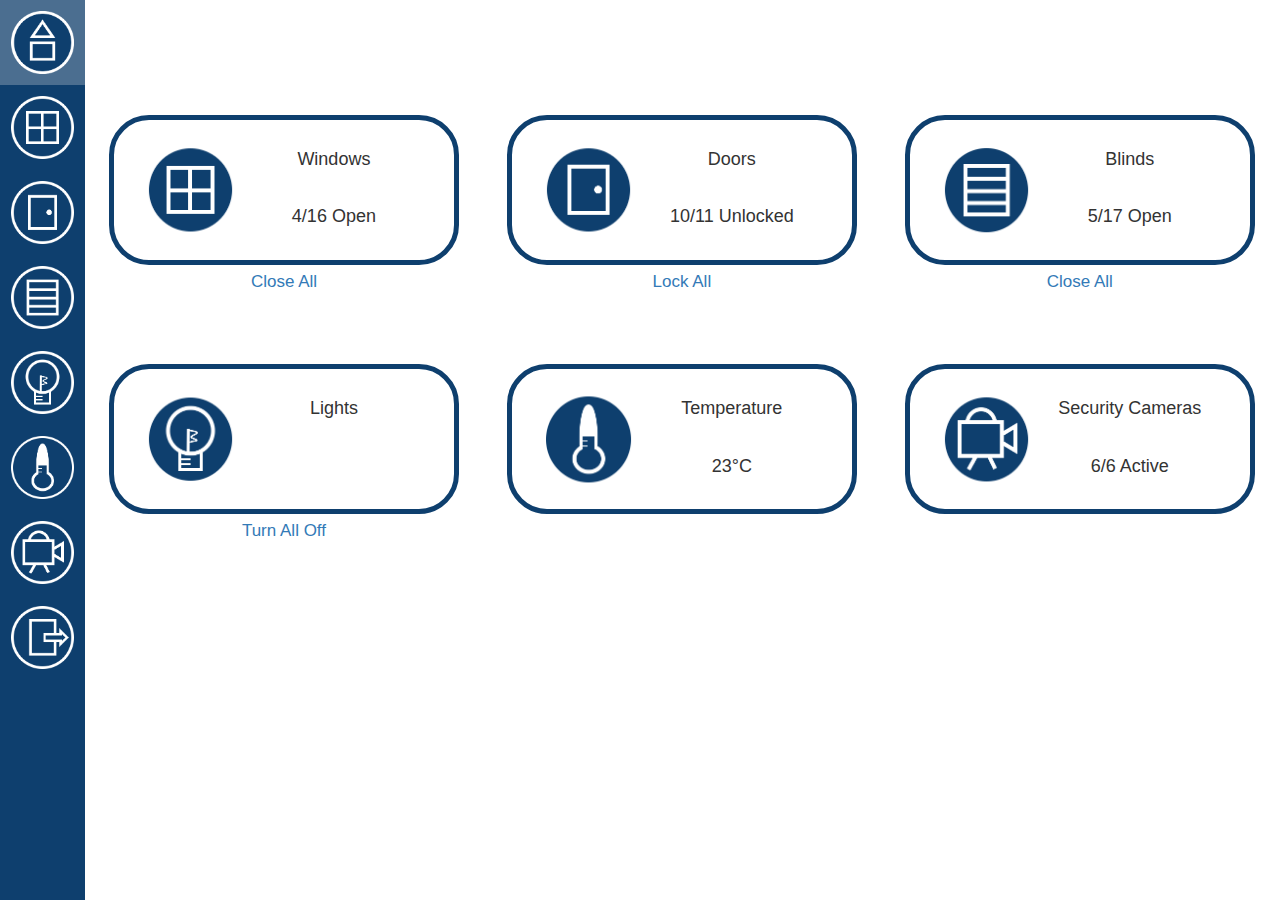
<file: index.html>
<!DOCTYPE html>
<html>
    <head>
        <title>Home</title>
        <link rel="stylesheet" href="mystyle.css">
        <link rel="stylesheet" type="text/css" href="css/bootstrap.css"/>
        <script src="https://ajax.googleapis.com/ajax/libs/jquery/1.11.3/jquery.min.js"></script>
        <script src="js/bootstrap.js"></script>
        <script src="index.js"></script>
    </head>

    <body>
        <!-- left pane buttons -->
        <div id="Menu">
            <button type="button" class="iconbuttons"><img src="icon/Home.png" class="iconimage" onclick="showPage('Home');"></button>
            <button type="button" class="iconbuttons"><img src="icon/Window.png" class="iconimage"></button>
            <button type="button" class="iconbuttons"><img src="icon/Door.png" class="iconimage"></button>
            <button type="button" class="iconbuttons"><img src="icon/Blind.png" class="iconimage"></button>
            <button type="button" class="iconbuttons"><img src="icon/Light.png" class="iconimage" onclick="showPage('Lights');"></button>
            <button type="button" class="iconbuttons"><img src="icon/Temperature.png" class="iconimage"></button>
            <button type="button" class="iconbuttons"><img src="icon/Camera.png" class="iconimage"></button>
            <button type="button" class="iconbuttons"><img src="icon/LogOut.png" class="iconimage"></button>
        </div>

        <!-- Home -->
        <div id="Home">
            <h3 id="title"></h3>
            <!-- left -->
            <div class="homeboxlayout">
                <div class="homebox">
                    <h4>Windows</h4>
                    <button type="button" class="homeboxbuttons"><img src="icon/Window.png" class="iconimage"></button>
                    <h4 class="status">4/16 Open</h4>
                </div>
                <p class="homeboxlink"><a href="#" onclick="return false;">Close All</a></p>

                <div class="homebox" onclick="showPage('Lights');">
                    <h4>Lights</h4>
                    <h4 class="status" id="lightstatus"></h4>
                    <button type="button" class="homeboxbuttons"><img src="icon/Light.png" class="iconimage"></button>
                </div>
                <p class="homeboxlink"><a href="#" onclick="return false;">Turn All Off</a></p>
            </div>

            <!-- middle -->
            <div class="homeboxlayout">
                <div class="homebox">
                    <h4>Doors</h4>
                    <button type="button" class="homeboxbuttons"><img src="icon/Door.png" class="iconimage" ></button>
                    <h4 class="status">10/11 Unlocked</h4>
                </div>
                <p class="homeboxlink"><a href="#" onclick="return false;">Lock All</a></a>

                <div class="homebox">
                    <h4>Temperature</h4>
                    <h4 class="status">23&degC</h4>
                    <button type="button" class="homeboxbuttons"><img src="icon/Temperature.png" class="iconimage"></button>
                </div>
                <p class="homeboxlink">&nbsp</p>
            </div>

            <!-- right -->
            <div class="homeboxlayout">
                <div class="homebox">
                    <h4>Blinds</h4>
                    <h4 class="status">5/17 Open</h4>
                    <button type="button" class="homeboxbuttons"><img src="icon/Blind.png" class="iconimage"></button>
                </div>
                <p class="homeboxlink"><a href="#" onclick="return false;">Close All</a></a>

                <div class="homebox">
                    <h4>Security Cameras</h4>
                    <h4 class="status">6/6 Active</h4>
                    <button type="button" class="homeboxbuttons"><img src="icon/Camera.png" class="iconimage"></button>
                </div>
                <p class="homeboxlink">&nbsp</p>
            </div>
        </div>

        <div id="Lights">
            <div id="lightScreen" class="mainscreen" style="display:none;">
                <h3 id="title"><img src="icon/Light.png" height="60px" width="60px"><span id="roomtitle"></span></h3>

                <label class="lightlabel">Light 1:</label>
                <div class="settings">
                    <div class="lightsettings">
                        <button type="button" class="btn btn-primary onoff active" id="button1" onclick="changestate(this, 'button2');">On</button>
                        <button type="button" class="btn btn-primary onoff disabled" id="button2" onclick="changestate(this, 'button1');">Off</button>
                    </div>
                    <label class="brightnesslabel">Brightness</label>
                    <div>
                        <input id="bright1" type="range" min="0" max="100" value="0" class="sliders" step="1" oninput="changeslider(this, 'rangeValLabel1');">
                        <em id="rangeValLabel1">0</em>
                    </div>
                </div>

                <label class="lightlabel">Light 2:</label>
                <div class="settings">
                    <div class="lightsettings">
                        <button type="button" class="btn btn-primary onoff active" id="button3" onclick="changestate(this, 'button4');">On</button>
                        <button type="button" class="btn btn-primary onoff disabled" id="button4" onclick="changestate(this, 'button3');">Off</button>
                    </div>
                    <label class="brightnesslabel">Brightness</label>
                    <div>
                        <input id="bright2" type="range" min="0" max="100" value="0" class="sliders" step="1" oninput="changeslider(this, 'rangeValLabel2');">
                        <em id="rangeValLabel2">0</em>
                    </div>
                </div>

            </div>

            <div id="lightRooms">
                <div class="list-group">
                    <a href="#" class="list-group-item" id="hallway" onclick="showMainscreen(this, 'lightScreen')">Hallway</a>
                    <a href="#" class="list-group-item" id="lounge" onclick="showMainscreen(this, 'lightScreen');">Lounge</a>
                    <a href="#" class="list-group-item" id="kitchen" onclick="showMainscreen(this, 'lightScreen');">Kitchen</a>
                    <a href="#" class="list-group-item" id="dining" onclick="showMainscreen(this, 'lightScreen');">Dining Room</a>
                    <a href="#" class="list-group-item" id="study" onclick="showMainscreen(this, 'lightScreen');">Study</a>
                    <a href="#" class="list-group-item" id="masterbed" onclick="showMainscreen(this, 'lightScreen');">Master Bedroom</a>
                    <a href="#" class="list-group-item" id="masterbath" onclick="showMainscreen(this, 'lightScreen');">Master Bathroom</a>
                    <a href="#" class="list-group-item" id="bed1" onclick="showMainscreen(this, 'lightScreen');">Bedroom 1</a>
                    <a href="#" class="list-group-item" id="bed2" onclick="showMainscreen(this, 'lightScreen');">Bedroom 2</a>
                    <a href="#" class="list-group-item" id="bed3" onclick="showMainscreen(this, 'lightScreen');">Bedroom 3</a>
                    <a href="#" class="list-group-item" id="bed4" onclick="showMainscreen(this, 'lightScreen');">Bedroom 4</a>
                    <a href="#" class="list-group-item" id="bath1" onclick="showMainscreen(this, 'lightScreen');">Bathroom 1</a>
                    <a href="#" class="list-group-item" id="bath2" onclick="showMainscreen(this, 'lightScreen');">Bathroom 2</a>
                </div>
            </div>

        </div>

        <script src="index.js"></script>

    </body>
</html>
</file>
<file: mystyle.css>
.iconbuttons{
    width:100%;
    background-color: #0E3F6E;
    border: none;
}

.iconbuttons:hover{
    background-color: #4B6E90;
    transition: background-color 0.3s linear;
}

.iconimage{
    width: 100%;
    height: 100%;
    padding-top: 10px;
    padding-bottom:10px;
    padding-left: 5px;
    padding-right: 5px;
}

#Menu {
    position: fixed;
    height: 100%;
    top: 0;
    left: 0;
    background: #0E3F6E;
    width: 85px;
}

#Home, #Lights {
    margin-left: 85px;
}

.homeboxlayout {
    float: left;
    width: 33.3%;
    height:100%;
}

.homebox{
    position: relative;
    border-radius: 40px;
    width: 350px;
    height: 150px;
    border: 5px solid;
    border-color: #0E3F6E;
    padding: 20px;
    margin: 0 auto;
    margin-top:70px;
}

.homebox:hover {
    background-color: #0E3F6E;
    cursor: pointer;
    color: white;
    transition: background-color 0.3s linear;
}

#title{
    text-align: center;
    padding-top : 15px;
}

.homeboxbuttons{
    width:33.3%;
    background-color: transparent;
    border: none;
    position: absolute;
    top: 50%;
    transform: translateY(-50%);
}

h4{
    position:relative;
    margin-left: 33.3%;
    text-align: center;
}

.status{
    margin-top:12.5%;
}

.homeboxlink{
    text-align: center;
    margin-top: 5px;
}

p{
  font-size:17px;
}

#popupcheckboxes{
  margin-top: 7%;
  margin-left:21%;
  font-size:15px;
}

#popupbuttons{
  margin-left:4%;
  margin-top: 22%;
}

#popbuttons{
  background-color: #035A6F;
  color: #fff;
}

#popbuttons:hover{
  background-color: #0E3F6E !important;
}

#lightRooms{
  position: fixed;
  height: 100%;
  width: 300px;
  border-right:4px solid;
  border-color: #0E3F6E;
}

.list-group-item{
    font-size: 20px;
}

#lightScreen{
  position: fixed;
  height: 100%;
  margin-left:20%;
  width: 74%;
}

.onoff{
  margin-right: 5%;
  width:100px;
  background-color: #0E3F6E !important;
  color: #fff !important;
}

.active:hover{
  background-color: #0E3F6E !important;
}

.lightsettings{
  text-align: center;
}

.lightlabel{
  font-size: 20px;
  margin-left: 25%;
  padding-top: 30px;
}

.brightnesslabel{
  margin-left:34%;
  font-size: 15px;
  padding-top: 20px;
}

.sliders{
  width: 250px !important;
  margin-left:34%;
  display:inline-block;

}

.highlight{
  background-color: #EBF5FF !important;
}

#rangeValLabel1, #rangeValLabel2, #rangeValLabel3{
  display:inline-block;
  margin-left:60%;
}

.settings{
  margin-left:6%;
}

input[type="range"]::-webkit-slider-thumb {
     -webkit-appearance: none;
    background-color: #0E3F6E;
    opacity: 0.75;
}

button:focus {
    outline: 0 !important;
}

#rangeValLabel1, #rangeValLabel2 {
    font-style: normal;
}
</file>
